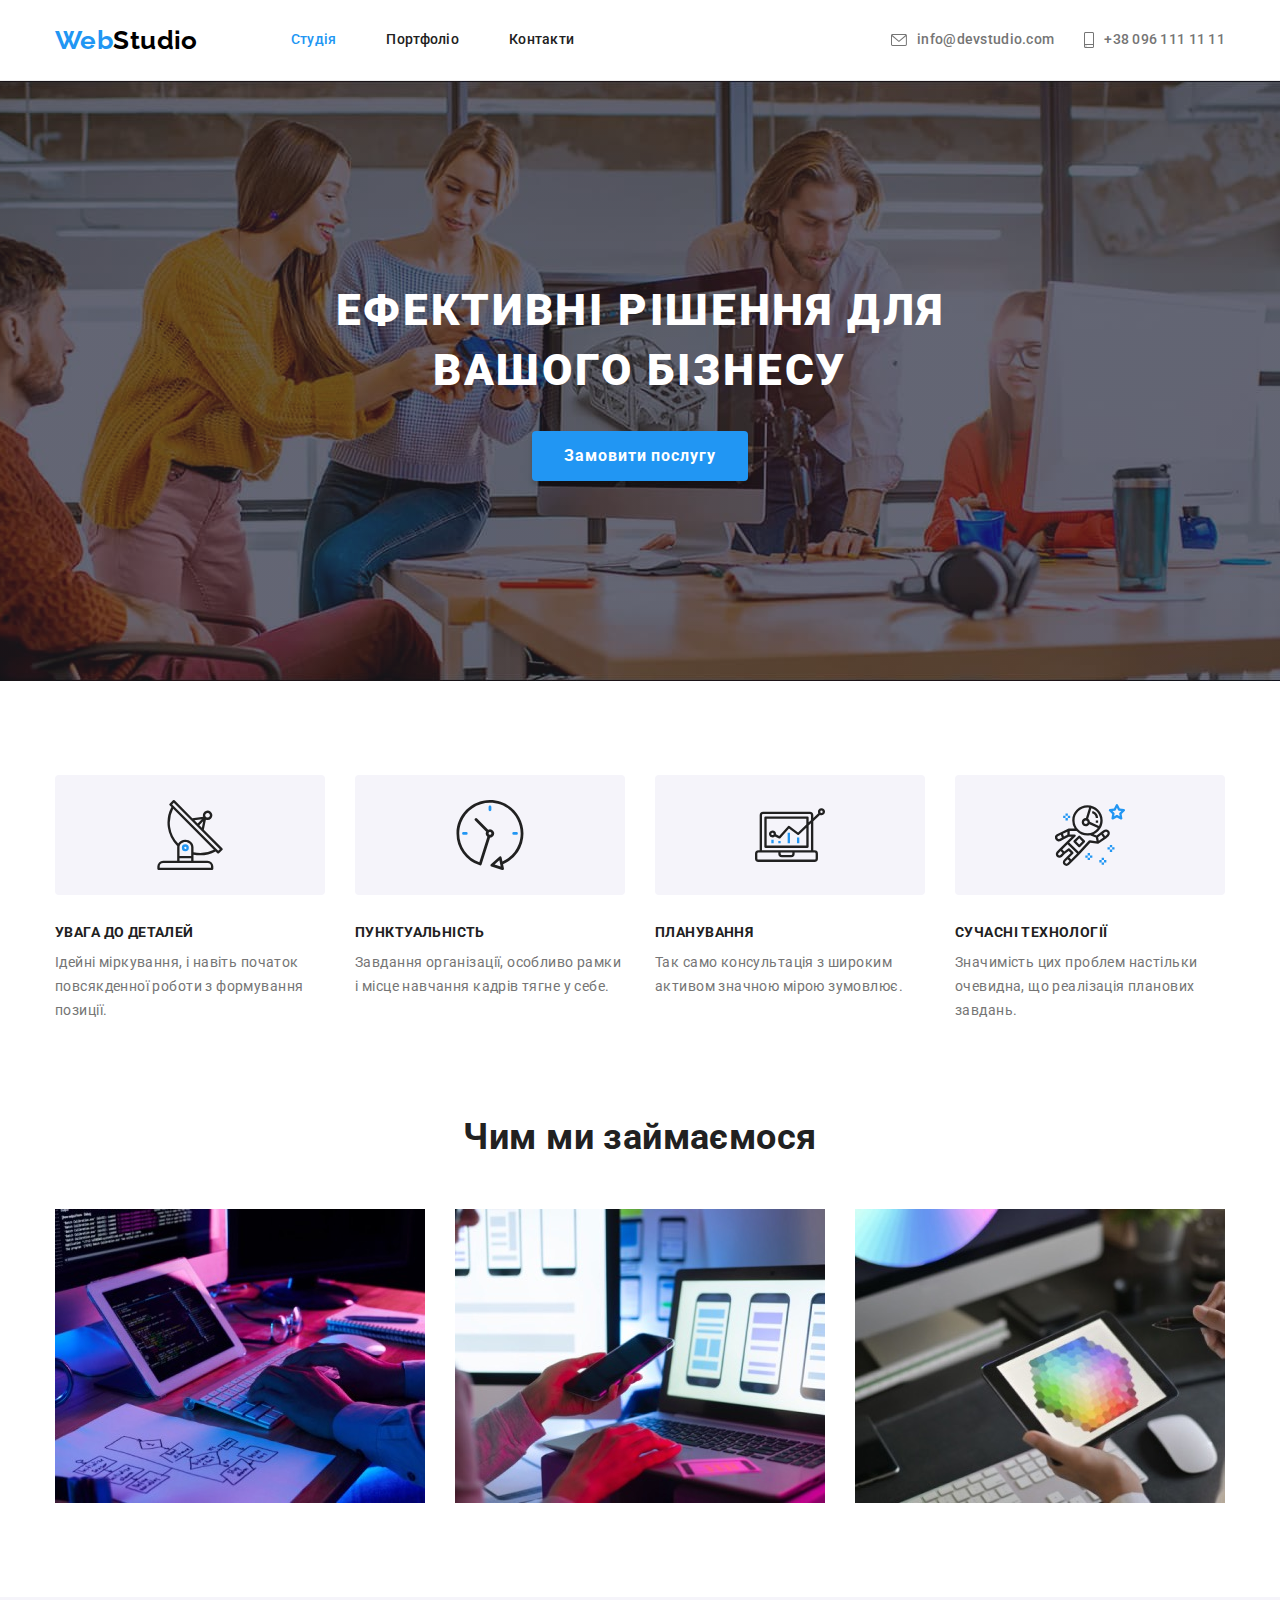
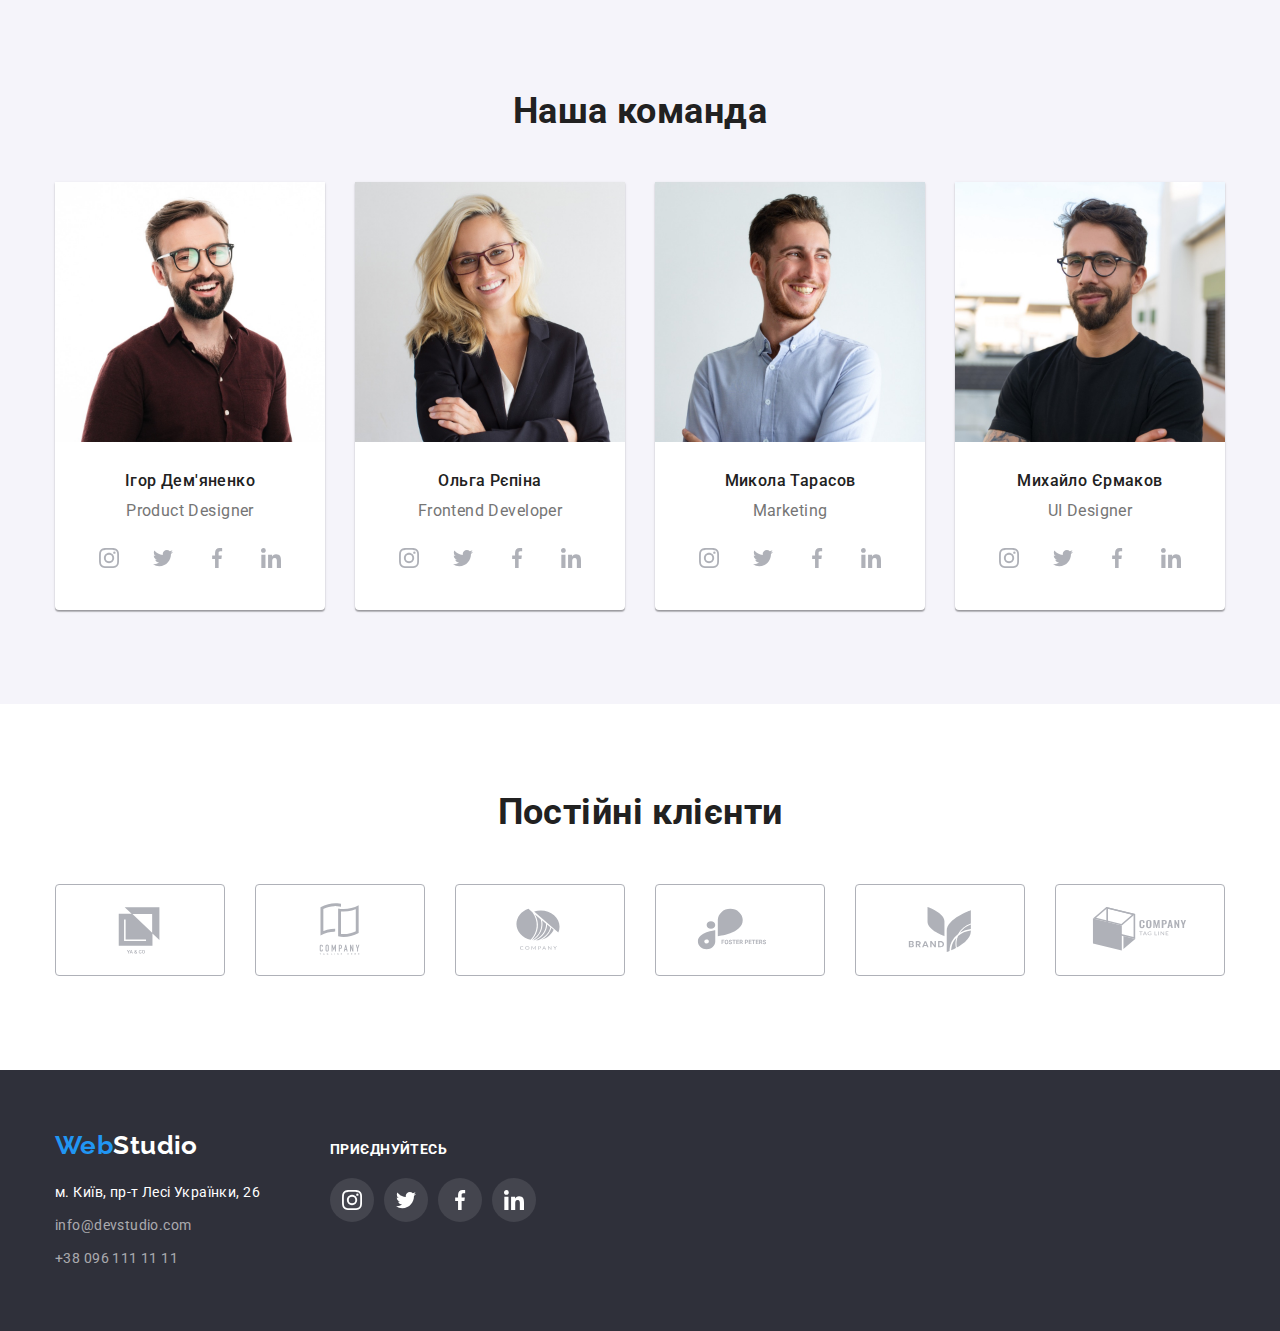
<file: index.html>
<!DOCTYPE html>
<html lang="uk">
<head>
    <meta charset="UTF-8">
    <meta http-equiv="X-UA-Compatible" content="IE=edge">
    <meta name="viewport" content="width=device-width, initial-scale=1.0">
    <title>Студія</title>
    <link href="https://fonts.googleapis.com/css2?family=Raleway:wght@700&family=Roboto:wght@400;500;700;900&display=swap"
        rel="stylesheet">
    <link rel="stylesheet" href="https://cdnjs.cloudflare.com/ajax/libs/modern-normalize/1.1.0/modern-normalize.min.css">
    <link rel="stylesheet" href="./css/styles.css">
    
</head>
<body>
    <header class="page-header">
        <nav class="site-nav container">
                <a class="logo" href="./index.html"><span>Web</span>Studio</a>
                <ul class="nav-links">
                    <li><a class="link current-page"  href="./index.html">Студія</a></li>
                    <li><a class="link" href="./portfolio.html">Портфоліо</a></li>
                    <li><a class="link" href="#">Контакти</a></li>
                </ul>
            
                <ul class="contacts">
                    
                    <li>
                            
                        <a class="link" href="mailto:info@devstudio.com">
                        <svg class="icon-envelope" width="16" height="12">
                            <use href="./images/icons.svg#envelope"></use>
                            </svg>info@devstudio.com</a></li>
                    
                    <li>
                        
                        <a class="link" href="tel:+380961111111">
                        <svg class="icon-smartphone" width="10" height="16">
                            <use href="./images/icons.svg#smartphone"></use>
                        </svg>+38 096 111 11 11</a></li>
            
                </ul>
        </nav>
        
        
    </header>
    <main>
        <section class="hero overlay">
            <div class="container">
                <h1 class="hero-title">Ефективні рішення для вашого бізнесу</h1>
                <button class=button type="button"> Замовити послугу </button>
            </div>
        </section>
        <section class="features">
            <div class="container">
                    <h2 class="hidden-title">Особливості</h2>
                    <ul class="features-list">
                        <li>
                            <div class="features-thumb">
                                <svg class="features-icons" width="70" height="70">
                                <use href="./images/icons.svg#antenna"></use>
                            </svg></div>
                            <h3 class="features-title">УВАГА ДО ДЕТАЛЕЙ</h3>
                            <p class="features-desc">Ідейні міркування, і навіть початок повсякденної роботи з формування позиції.
                            </p>
                        </li>
                        <li>
                            <div class="features-thumb">
                                <svg class="features-icons" width="70" height="70">
                                <use href="./images/icons.svg#clock"></use>
                            </svg></div>
                            <h3 class="features-title">ПУНКТУАЛЬНІСТЬ</h3>
                            <p class="features-desc">Завдання організації, особливо рамки і місце навчання кадрів тягне у себе.
                            </p>
                        </li>
                        <li>
                            <div class="features-thumb">
                                <svg class="features-icons" width="70" height="70">
                                <use href="./images/icons.svg#diagram"></use>
                            </svg></div>
                            <h3 class="features-title">ПЛАНУВАННЯ</h3>
                            <p class="features-desc">Так само консультація з широким активом значною мірою зумовлює.
                            </p>
                        </li>
                        <li>
                            <div class="features-thumb">
                                <svg class="features-icons" width="70" height="70">
                                <use href="./images/icons.svg#astronaut"></use>
                            </svg></div>
                            <h3 class="features-title">СУЧАСНІ ТЕХНОЛОГІЇ</h3>
                            <p class="features-desc">Значимість цих проблем настільки очевидна, що реалізація планових завдань.</p>
                        </li>
                    </ul>
            </div>
        </section>
        <section class="working-process">
            <div class="container">
                <h2 class="section-title">Чим ми займаємося</h2>
                <ul class="process-img">
                <li> <img src="images/box-1-2.jpg" alt="процес написання коду" width="370" height="294"></li>
                <li> <img src="images/box-2-2.jpg" alt="робота з макетами" width="370" height="294"></li>
                <li> <img src="images/box-3-2.jpg" alt="підбір кольору" width="370" height="294"></li>
                </ul>
            </div>
        </section>
        <section class="team">
            <div class="container">
            <h2 class="section-title">Наша команда</h2>
            <ul class="team-cards">
                <li class="team-card">
                    <img src="images/img-1.jpg" alt="чоловік з бородою в окулярах і коричневій сорочці " width="270" height="260">
                    <div>
                        <h3>Ігор Дем'яненко</h3> 
                        <p lang="en">Product Designer</p>
                        <ul class="socials">
                        <li>
                            <a class="social-btn" href="" rel="noopener noreferrer"> 
                            <svg class="btn-icon" width="20" height="20">
                                <use href="./images/icons.svg#instagram"></use>
                            </svg>
                            </a>
                        </li>
                        <li >
                            <a class="social-btn"  href="" rel="noopener noreferrer">
                            <svg class="btn-icon" width="20" height="20">
                                <use href="./images/icons.svg#twitter"></use>
                            </svg>
                            </a></li>
                        <li >
                            <a class="social-btn" href="" rel="noopener noreferrer">
                            <svg class="btn-icon" width="20" height="20">
                                <use href="./images/icons.svg#facebook"></use>
                            </svg>
                            </a></li>
                        <li >
                            <a class="social-btn" href="" rel="noopener noreferrer">
                            <svg class="btn-icon" width="20" height="20">
                                <use href="./images/icons.svg#linkedin"></use>
                            </svg>
                            </a></li>
                    </ul></div>
                </li>
                    

                <li class="team-card"><img src="images/img-2.jpg" alt="блондинка в окулярах і чорному жакеті посміхається " width="270" height="260">
                <div><h3>Ольга Рєпіна</h3>
                <p lang="en">Frontend Developer</p>
                <ul class="socials">
                <li>
                    <a class="social-btn" href="" rel="noopener noreferrer">
                        <svg class="btn-icon" width="20" height="20">
                            <use href="./images/icons.svg#instagram"></use>
                        </svg>
                    </a>
                </li>
                <li>
                    <a class="social-btn" href="" rel="noopener noreferrer" >
                        <svg class="btn-icon" width="20" height="20">
                            <use href="./images/icons.svg#twitter"></use>
                        </svg>
                    </a>
                </li>
                <li>
                    <a class="social-btn" href="" rel="noopener noreferrer">
                        <svg class="btn-icon" width="20" height="20">
                            <use href="./images/icons.svg#facebook"></use>
                        </svg>
                    </a>
                </li>
                <li>
                    <a class="social-btn" href="" rel="noopener noreferrer">
                        <svg class="btn-icon" width="20" height="20">
                            <use href="./images/icons.svg#linkedin"></use>
                        </svg>
                    </a>
                </li>
            </ul></div>
            </li>
                <li class="team-card"><img src="images/img-3.jpg" alt="чоловік в блакитній сорочці посміхається " width="270" height="260">
                <div><h3>Микола Тарасов</h3> 
                <p lang="en">Marketing</p>
                <ul class="socials">
                    <li>
                        <a class="social-btn" href="" rel="noopener noreferrer">
                            <svg class="btn-icon" width="20" height="20">
                                <use href="./images/icons.svg#instagram"></use>
                            </svg>
                        </a>
                    </li>
                    <li>
                        <a class="social-btn" href="" rel="noopener noreferrer">
                            <svg class="btn-icon" width="20" height="20">
                                <use href="./images/icons.svg#twitter"></use>
                            </svg>
                        </a>
                    </li>
                    <li>
                        <a class="social-btn" href="" rel="noopener noreferrer">
                            <svg class="btn-icon" width="20" height="20">
                                <use href="./images/icons.svg#facebook"></use>
                            </svg>
                        </a>
                    </li>
                    <li>
                        <a class="social-btn" href="" rel="noopener noreferrer">
                            <svg class="btn-icon" width="20" height="20">
                                <use href="./images/icons.svg#linkedin"></use>
                            </svg>
                        </a>
                    </li>
                </ul></div>
            </li>
            <li class="team-card"><img src="images/img-4.jpg" alt="чоловік з бородою в окулярах і чорній футболці  " width="270" height="260">
                <div><h3>Михайло Єрмаков</h3> 
                <p lang="en">UI Designer</p>
                <ul class="socials">
                    <li>
                        <a class="social-btn" href="" rel="noopener noreferrer">
                            <svg class="btn-icon" width="20" height="20">
                                <use href="./images/icons.svg#instagram"></use>
                            </svg>
                        </a>
                    </li>
                    <li>
                        <a class="social-btn" href="" rel="noopener noreferrer">
                            <svg class="btn-icon" width="20" height="20">
                                <use href="./images/icons.svg#twitter"></use>
                            </svg>
                        </a>
                    </li>
                    <li>
                        <a class="social-btn" href="" rel="noopener noreferrer">
                            <svg class="btn-icon" width="20" height="20">
                                <use href="./images/icons.svg#facebook"></use>
                            </svg>
                        </a>
                    </li>
                    <li>
                        <a class="social-btn" href="" rel="noopener noreferrer">
                            <svg class="btn-icon" width="20" height="20">
                                <use href="./images/icons.svg#linkedin"></use>
                            </svg>
                        </a>
                    </li>
                </ul></div>
            </li>
            </ul>
            </div>
        </section>
        <section class="clients">
            <div class="container">
                <h2 class="section-title">Постійні клієнти</h2>  
                <ul>
                    <li ><a class="clients-item" href="" rel="noopener noreferrer">
                        <svg class="clients-logo" width="106" height="60">
                            <use href="./images/icons.svg#Logo-1"></use>
                        </svg>
                        </a>
                    </li>
                    <li ><a class="clients-item" href="" rel="noopener noreferrer">
                            <svg class="clients-logo" width="106" height="60">
                                <use href="./images/icons.svg#Logo-2"></use>
                            </svg>
                        </a>
                    </li>
                    <li ><a class="clients-item" href="" rel="noopener noreferrer">
                            <svg class="clients-logo" width="106" height="60">
                                <use href="./images/icons.svg#Logo-3"></use>
                            </svg>
                        </a>
                    </li>
                    <li ><a class="clients-item" href="" rel="noopener noreferrer">
                            <svg class="clients-logo" width="106" height="60">
                                <use href="./images/icons.svg#Logo-4"></use>
                            </svg>
                        </a>
                    </li>
                    <li ><a class="clients-item" href="" rel="noopener noreferrer">
                            <svg class="clients-logo" width="106" height="60">
                                <use href="./images/icons.svg#Logo-5"></use>
                            </svg>
                        </a>
                    </li>
                    <li ><a class="clients-item" href="" rel="noopener noreferrer">
                            <svg class="clients-logo" width="106" height="60">
                                <use href="./images/icons.svg#Logo-6"></use>
                            </svg>
                        </a>
                    </li>
        

                </ul>

            </div> 
        </section>
    </main>
    <footer class="footer">
        <div class="container">
            <div class="footer-flex">
                <div><a class="logo" href="./index.html"><span>Web</span>Studio</a>
                <address >
                    <ul>
                        <li> <a class="address" href="https://goo.gl/maps/Kr54QGm5XWJGk6s87" target="_blank" rel="noopener nofollow" >м. Київ, пр-т Лесі Українки, 26</a></li>
                        <li> <a class="contacts" href="mailto:info@devstudio.com">info@devstudio.com</a> </li>
                        <li><a class="contacts" href="tel:+380961111111">+38 096 111 11 11</a></li>
                    </ul>
                </address>
                </div>
            <div class="join">
                <p>Приєднуйтесь</p>
                <ul class="footer-socials">
                    <li>
                        <a class="social-btn footer-social-btn" href="" rel="noopener noreferrer">
                        <svg class="btn-icon" width="20" height="20">
                            <use href="./images/icons.svg#instagram"></use>
                        </svg>
                    </a>
                    </li>
                    <li>
                    <a class="social-btn footer-social-btn" href="" rel="noopener noreferrer">
                        <svg class="btn-icon" width="20" height="20">
                            <use href="./images/icons.svg#twitter"></use>
                        </svg>
                    </a>
                    </li>
                    <li>
                    <a class="social-btn footer-social-btn" href="" rel="noopener noreferrer">
                        <svg class="btn-icon" width="20" height="20">
                            <use href="./images/icons.svg#facebook"></use>
                        </svg>
                    </a>
                    </li>
                    <li>
                    <a class="social-btn footer-social-btn" href="" rel="noopener noreferrer">
                        <svg class="btn-icon" width="20" height="20">
                            <use href="./images/icons.svg#linkedin"></use>
                        </svg>
                    </a>
                    </li>
                
                </ul></div>
            </div>
        </div>
        
    </footer>
</body>
</html>
</file>
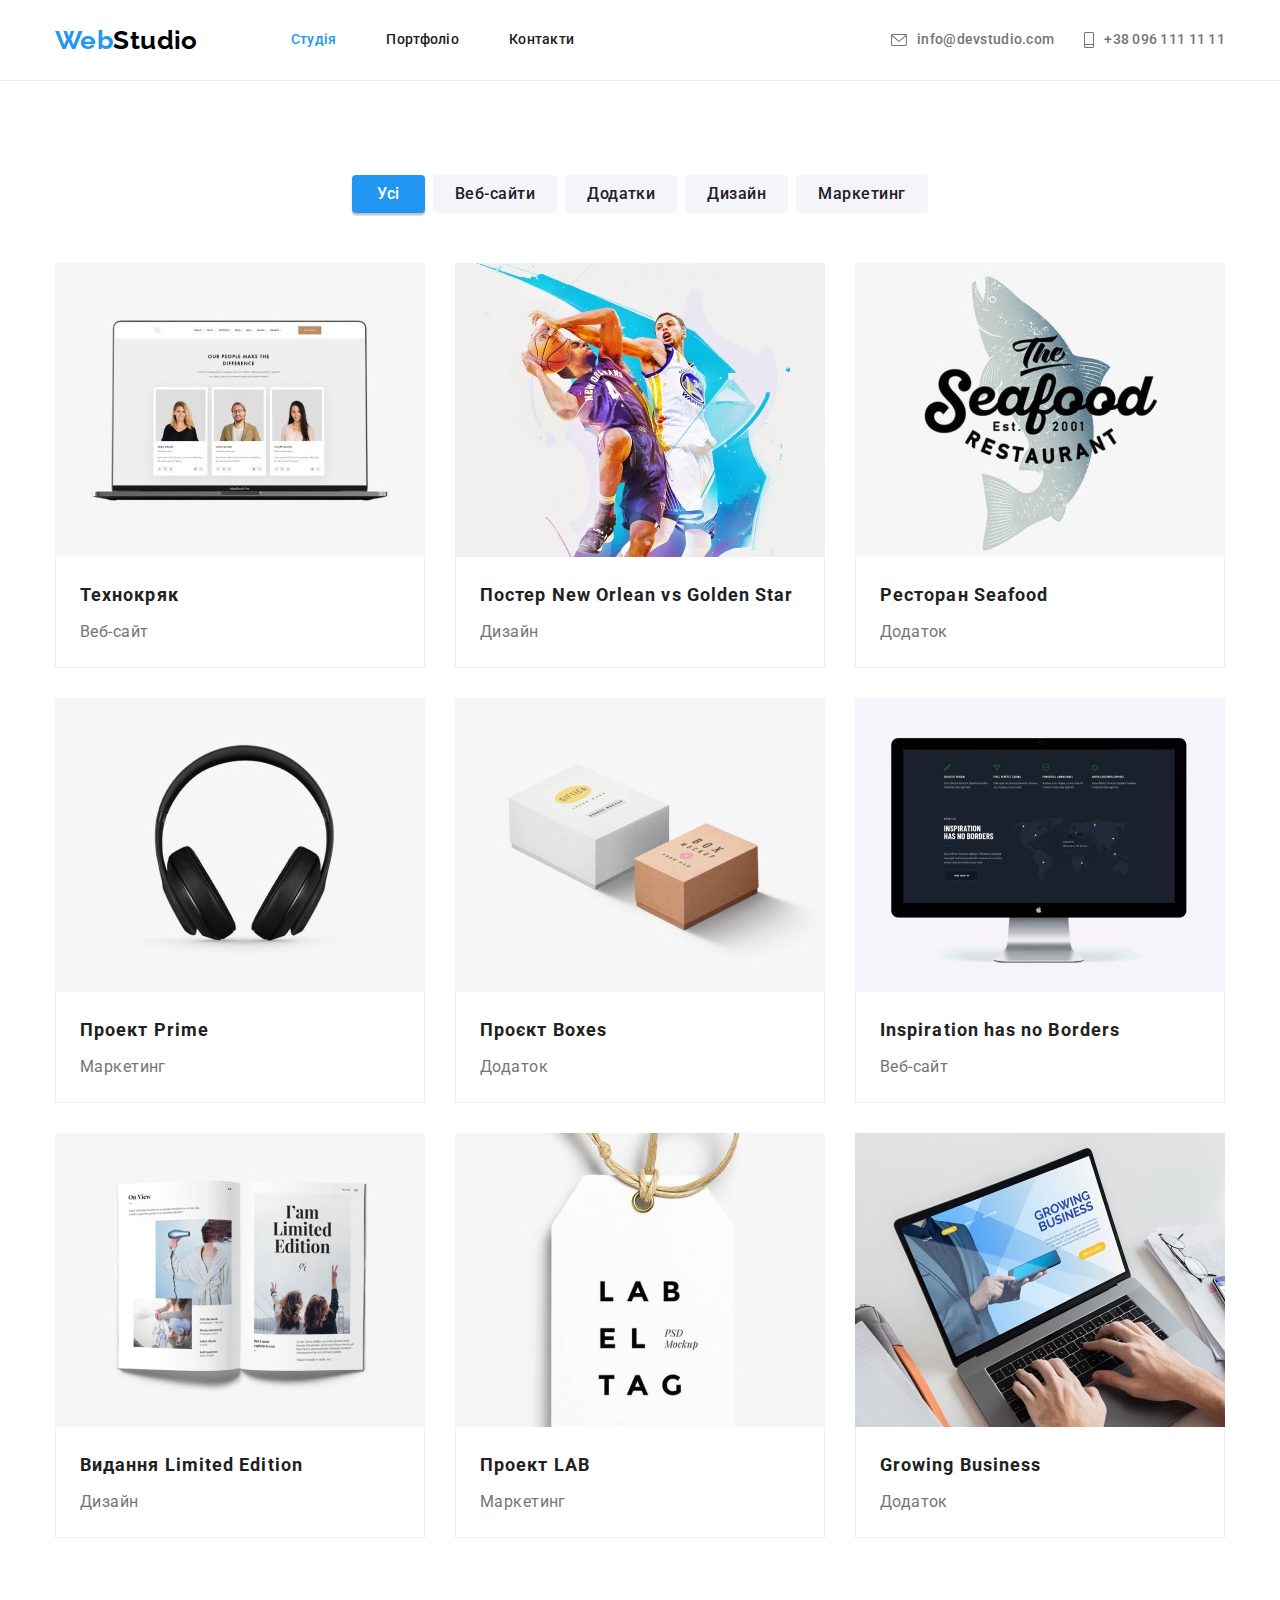
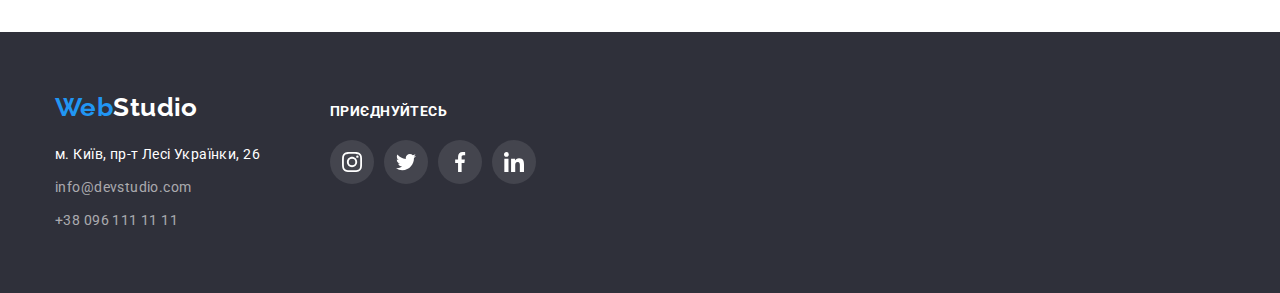
<file: portfolio.html>
<!DOCTYPE html>
<html lang="uk">
<head>
    <meta charset="UTF-8">
    <meta http-equiv="X-UA-Compatible" content="IE=edge">
    <meta name="viewport" content="width=device-width, initial-scale=1.0">
    <title>Портфоліо</title>
    <link href="https://fonts.googleapis.com/css2?family=Raleway:wght@700&family=Roboto:wght@400;500;700;900&display=swap"
        rel="stylesheet">
    <link rel="stylesheet" href="https://cdnjs.cloudflare.com/ajax/libs/modern-normalize/1.1.0/modern-normalize.min.css">
    <link rel="stylesheet" href="./css/styles.css">
    
</head>
<body>
    <header class="page-header">
        <nav class="site-nav container">
            <a class="logo" href="./index.html"><span>Web</span>Studio</a>
            <ul class="nav-links">
                <li><a class="link current-page" href="./index.html">Студія</a></li>
                <li><a class="link" href="./portfolio.html">Портфоліо</a></li>
                <li><a class="link" href="#">Контакти</a></li>
            </ul>
    
            <ul class="contacts">
    
                <li>
    
                    <a class="link" href="mailto:info@devstudio.com">
                        <svg class="icon-envelope" width="16" height="12">
                            <use href="./images/icons.svg#envelope"></use>
                        </svg>info@devstudio.com</a>
                </li>
    
                <li>
    
                    <a class="link" href="tel:+380961111111">
                        <svg class="icon-smartphone" width="10" height="16">
                            <use href="./images/icons.svg#smartphone"></use>
                        </svg>+38 096 111 11 11</a>
                </li>
    
            </ul>
        </nav>
    
    
    </header>

<main>
    <section class="projects"> 
        <div class="container">
        <h1 class="hidden-title">Портфоліо</h1>
        <ul class="filters">
            <li><button class="filter-btn current-filter" type="button">Усі</button></li>
            <li><button class="filter-btn" type="button">Веб-сайти</button></li>
            <li><button class="filter-btn" type="button">Додатки</button></li>
            <li><button class="filter-btn" type="button">Дизайн</button></li>
            <li><button class="filter-btn" type="button">Маркетинг</button></li>
        </ul>
        <ul class="prj-cards">
            <li class="project-card"> <a class="prj-link" href="#"> <img src="./images/prj-1.jpg" alt="сайт на экрані ноутбуку" width="370"
            height="294" >
                <div  class="card-border"> <h2>Технокряк</h2>
                <p>Веб-сайт</p>
                </div></a></li>
            <li class="project-card"> <a  class="prj-link" href="#"> <img src="./images/prj-2.jpg" alt="два чоловіка грають в баскетбол" width="370"
            height="294">
                <div class="card-border"><h2>Постер New Orlean vs Golden Star</h2>
                <p>Дизайн</p>
            </div></a>
            </li>
            <li class="project-card"> <a class="prj-link" href="#"> <img src="./images/prj-3.jpg" alt="логотип рибного ресторану" width="370"
            height="294">
                <div class="card-border"><h2>Ресторан Seafood</h2>
                <p>Додаток</p>
            </div></a>
            </li>
            <li class="project-card"> <a class="prj-link" href="#"><img src="./images/prj-4.jpg" alt="навушники" width="370" height="294">
                <div class="card-border"><h2>Проект Prime</h2>
                <p>Маркетинг</p></div></a>
            </li>
            <li class="project-card"> <a class="prj-link" href="#"> <img src="./images/prj-5.jpg" alt="дві коробки" width="370"
            height="294">
                <div class="card-border"><h2>Проєкт Boxes</h2>
                <p>Додаток</p></div></a>
            </li>
            <li class="project-card"> <a class="prj-link" href="#"> <img src="./images/prj-6.jpg" alt="монітор" width="370"
            height="294">
                <div class="card-border"><h2>Inspiration has no Borders</h2>
                <p>Веб-сайт</p></div></a>
            </li>
            <li class="project-card"> <a class="prj-link" href="#"><img src="./images/prj-7.jpg" alt="відкритий журнал" width="370"
            height="294">
                <div class="card-border"><h2>Видання Limited Edition</h2>
                <p>Дизайн</p></div></a> 
            </li>
            <li class="project-card"> <a class="prj-link" href="#"> <img src="./images/prj-8.jpg" alt="ярлик бренду" width="370"
            height="294">
                <div class="card-border"><h2>Проект LAB</h2>
                <p>Маркетинг</p></div></a>
            </li>
            <li class="project-card"> <a class="prj-link" href="#"> <img src="./images/prj-9.jpg" alt="зображення сайту на ноутбуці" width="370"
            height="294">
                <div class="card-border"><h2>Growing Business</h2>
                <p>Додаток</p></div></a>
            </li>

        </ul>
        </div>
    </section>
</main>
<footer class="footer">
    <div class="container">
        <div class="footer-flex">
            <div><a class="logo" href="./index.html"><span>Web</span>Studio</a>
                <address>
                    <ul>
                        <li> <a class="address" href="https://goo.gl/maps/Kr54QGm5XWJGk6s87" target="_blank"
                                rel="noopener nofollow">м. Київ, пр-т Лесі Українки, 26</a></li>
                        <li> <a class="contacts" href="mailto:info@devstudio.com">info@devstudio.com</a> </li>
                        <li><a class="contacts" href="tel:+380961111111">+38 096 111 11 11</a></li>
                    </ul>
                </address>
            </div>
            <div class="join">
                <p>Приєднуйтесь</p>
                <ul class="footer-socials">
                    <li>
                        <a class="social-btn footer-social-btn" href="" rel="noopener noreferrer">
                            <svg class="btn-icon" width="20" height="20">
                                <use href="./images/icons.svg#instagram"></use>
                            </svg>
                        </a>
                    </li>
                    <li>
                        <a class="social-btn footer-social-btn" href="" rel="noopener noreferrer">
                            <svg class="btn-icon" width="20" height="20">
                                <use href="./images/icons.svg#twitter"></use>
                            </svg>
                        </a>
                    </li>
                    <li>
                        <a class="social-btn footer-social-btn" href="" rel="noopener noreferrer">
                            <svg class="btn-icon" width="20" height="20">
                                <use href="./images/icons.svg#facebook"></use>
                            </svg>
                        </a>
                    </li>
                    <li>
                        <a class="social-btn footer-social-btn" href="" rel="noopener noreferrer">
                            <svg class="btn-icon" width="20" height="20">
                                <use href="./images/icons.svg#linkedin"></use>
                            </svg>
                        </a>
                    </li>
                </ul></div>
            </div>
        </div>
</footer>


</body>
</html>
</file>
<file: css/styles.css>
:root {
  --primary-text-color: #757575;
  --title-text-color: #212121;
  --accent-color: #2196f3;
  --dark-background: #2f303a;
  --header-border: #ececec;
  --gray-background: #f5f4fa;
  --the-lightest: #ffffff;
  --hero-background: #c4c4c4;
  --icons-fill: #afb1b8;
}
body {
  font-family: "Roboto", "Raleway", sans-serif;
  color: var(--primary-text-color);
  background-color: var(--the-lightest);
  font-size: 14px;
  letter-spacing: 0.03em;
}
ul {
  margin: 0;
  padding: 0;
  list-style: none;
}
a {
  text-decoration: none;
}

h1,
h2,
h3,
p {
  margin: 0;
}

img {
  display: block;
  max-width: 100%;
  height: auto;
}

.container {
  width: 1200px;
  margin: 0 auto;
  padding: 0 15px;
}

/* --------HEADER------------- */
.page-header {
  border-bottom: 1px solid var(--header-border);
}
.logo {
  font-family: "Raleway";
  font-weight: 700;
  font-size: 26px;
  line-height: 1.19;

  color: #000;

  margin-right: 93px;
}
.logo span {
  color: var(--accent-color);
}
.site-nav .link {
  color: var(--title-text-color);
}
.site-nav .current-page {
  color: var(--accent-color);
}

.site-nav .link:hover,
.site-nav .link:focus,
.contacts .link:hover,
.contacts .link:focus,
.footer .contacts:hover,
.footer .contacts:focus {
  color: var(--accent-color);
}

.contacts .link {
  color: var(--primary-text-color);
}
.link {
  font-weight: 500;
  line-height: 1.14;
  letter-spacing: 0.02em;

  display: block;
  padding-top: 32px;
  padding-bottom: 32px;
}

.site-nav {
  display: flex;
  align-items: center;
}
.nav-links {
  display: flex;
}
.nav-links li:not(:last-child) {
  margin-right: 50px;
}

.contacts {
  display: flex;
  margin-left: auto;
  gap: 30px;
  align-items: center;
}
.contacts a {
  display: flex;
  align-items: center;
}
.icon-envelope,
.icon-smartphone {
  fill: currentColor;
  margin-right: 10px;
}
/* ----INDEX-STYLES-------- */
/* -------------MAIN---------------- */
.hero {
  padding-top: 200px;
  padding-bottom: 200px;
  text-align: center;
}
.overlay {
  max-width: 1600px;
  height: 600px;
  margin-left: auto;
  margin-right: auto;
  background-color: var(--hero-background);
  background-image: linear-gradient(
      to right,
      rgba(47, 48, 58, 0.4),
      rgba(47, 48, 58, 0.4)
    ),
    url(../images/hero.jpg);
  background-position: center;
  background-size: cover;
  background-repeat: no-repeat;
}

.hero-title {
  font-weight: 900;
  font-size: 44px;
  line-height: 1.36;
  text-align: center;
  letter-spacing: 0.06em;
  text-transform: uppercase;
  color: var(--the-lightest);

  width: 696px;
  margin: 0 auto 30px;
}
.button {
  min-width: 216px;
  height: 50px;
  padding: 10px;

  background: var(--accent-color);
  box-shadow: 0px 4px 4px rgba(0, 0, 0, 0.15);
  border-radius: 4px;
  border-style: none;
  font-family: inherit;
  font-weight: 700;
  font-size: 16px;
  line-height: 1.88;
  letter-spacing: 0.06em;
  color: var(--the-lightest);
  cursor: pointer;
}
.features {
  padding-top: 94px;
  padding-bottom: 94px;
}

.features-title {
  font-weight: 700;
  font-size: 14px;
  line-height: 1.14;
  text-transform: uppercase;
  color: var(--title-text-color);

  margin-bottom: 10px;
}

.features-list {
  display: flex;
}
.features-list > li {
  width: 270px;
}
.features-list li:not(:nth-child(4n)) {
  margin-right: 30px;
}
.features-thumb {
  height: 120px;
  text-align: center;
  background-color: var(--gray-background);
  padding-top: 25px;
  padding-bottom: 25px;
  border-radius: 4px;
  margin-bottom: 30px;
}
.features-desc {
  line-height: 1.71;
}
.section-title {
  font-weight: 700;
  font-size: 36px;
  line-height: 1.16;
  color: var(--title-text-color);

  margin-bottom: 50px;
}

.working-process {
  text-align: center;
  padding-bottom: 94px;
}

.process-img {
  display: flex;
}
.process-img > li:not(:nth-child(3n)) {
  margin-right: 30px;
}

.team {
  background-color: var(--gray-background);
  padding-top: 94px;
  padding-bottom: 94px;
  text-align: center;
}
.team-cards {
  display: flex;
}
.team-card:not(:nth-child(4n)) {
  margin-right: 30px;
}
.team-card {
  width: 270px;
  background: var(--the-lightest);
  box-shadow: 0px 1px 3px rgba(0, 0, 0, 0.12), 0px 1px 1px rgba(0, 0, 0, 0.14),
    0px 2px 1px rgba(0, 0, 0, 0.2);
  border-radius: 0px 0px 4px 4px;
}
.team-card div {
  padding-top: 30px;
  padding-bottom: 30px;
}
.team-card h3 {
  font-weight: 500;
  font-size: 16px;
  line-height: 1.18;
  text-align: center;
  color: var(--title-text-color);

  margin-bottom: 10px;
}
.team-card p {
  font-size: 16px;
  line-height: 19px;
  text-align: center;
  margin-bottom: 16px;
}
.socials {
  display: flex;
  justify-content: center;
  gap: 10px;
}

.social-btn {
  display: flex;
  width: 44px;
  height: 44px;
  border-radius: 50%;
  justify-content: center;
  align-items: center;
}
.team-card .social-btn {
  color: var(--icons-fill);
}
.btn-icon {
  fill: currentColor;
}
.team-card .social-btn:hover,
.team-card .social-btn:focus {
  background-color: var(--accent-color);
  color: var(--the-lightest);
}
.clients {
  text-align: center;
  padding-top: 88px;
  padding-bottom: 94px;
}
.clients-item {
  display: flex;
  align-items: center;
  justify-content: center;
  width: 170px;
  height: 92px;
  color: var(--icons-fill);
  border: 1px solid var(--icons-fill);
  border-radius: 4px;
}
.clients ul {
  display: flex;
}
.clients ul > li + li {
  margin-left: 30px;
}
.clients-logo {
  fill: currentColor;
}
.clients-item:hover,
.clients-item:focus {
  border-color: var(--accent-color);
  color: var(--accent-color);
}

/* -------PORTFOLIO-STYLES-------- */
.projects {
  padding-top: 94px;
  padding-bottom: 94px;
}
.hidden-title {
  position: absolute;
  white-space: nowrap;
  width: 1px;
  height: 1px;
  overflow: hidden;
  border: 0;
  padding: 0;
  clip: rect(0 0 0 0);
  clip-path: inset(50%);
  margin: -1px;
}
.filters {
  display: flex;
  justify-content: center;

  margin-bottom: 50px;
}
.filters li + li {
  margin-left: 8px;
}
.filter-btn {
  font-family: inherit;
  font-weight: 500;
  font-size: 16px;
  line-height: 1.62;
  letter-spacing: 0.03em;

  color: var(--title-text-color);
  background: var(--gray-background);
  border-radius: 4px;
  border-style: none;
  cursor: pointer;

  padding: 6px 22px;
}
.filter-btn:hover,
.filter-btn:focus,
.current-filter {
  background: var(--accent-color);
  color: var(--the-lightest);
  box-shadow: 0px 3px 1px rgba(0, 0, 0, 0.1), 0px 1px 2px rgba(0, 0, 0, 0.08),
    0px 2px 2px rgba(0, 0, 0, 0.12);
}
.current-filter {
  padding: 6px 25px;
}
.prj-cards {
  display: flex;
  flex-wrap: wrap;
}
.project-card {
  width: calc((100% - 60px) / 3);
}
.project-card:not(:nth-child(3n)) {
  margin-right: 30px;
}
.project-card:not(:nth-last-child(-n + 3)) {
  margin-bottom: 30px;
}
.card-border {
  border: 1px solid #eeeeee;
  border-top: none;

  padding: 20px 24px;
}
.project-card h2 {
  font-weight: 700;
  font-size: 18px;
  line-height: 2;
  letter-spacing: 0.06em;
  color: var(--title-text-color);

  margin-bottom: 4px;
}
.project-card p {
  font-size: 16px;
  line-height: 1.88;
  color: var(--primary-text-color);
}
.prj-link {
  display: block;
}
.prj-link:hover,
.prj-link:focus {
  box-shadow: 0px 1px 1px rgba(0, 0, 0, 0.12), 0px 4px 4px rgba(0, 0, 0, 0.06),
    1px 4px 6px rgba(0, 0, 0, 0.16);
}
/* ----------FOOTER-------- */
.footer {
  background-color: var(--dark-background);

  padding-top: 60px;
  padding-bottom: 60px;
}
.footer .logo {
  color: var(--the-lightest);

  display: inline-block;
  margin-right: 0;
  margin-bottom: 20px;
}
.address,
.footer .contacts {
  font-style: normal;
  font-weight: 400;
  line-height: 1.71;

  color: var(--the-lightest);
}

.footer .contacts {
  color: rgba(255, 255, 255, 0.6);

  display: block;
}
address li + li {
  margin-top: 9px;
}
.footer-flex {
  display: flex;
  align-items: baseline;
}
.join {
  margin-left: 70px;
}
.join p {
  font-weight: 700;
  font-size: 14px;
  line-height: 1.14;
  text-transform: uppercase;
  color: var(--the-lightest);
  margin-bottom: 20px;
}
.footer-social-btn {
  color: var(--the-lightest);
  background-color: rgba(255, 255, 255, 0.1);
  margin-top: 0;
}
.footer-social-btn:hover,
.footer-social-btn:focus {
  background-color: var(--accent-color);
}
.footer-socials {
  display: flex;
}
.footer-socials li + li {
  margin-left: 10px;
}
</file>
